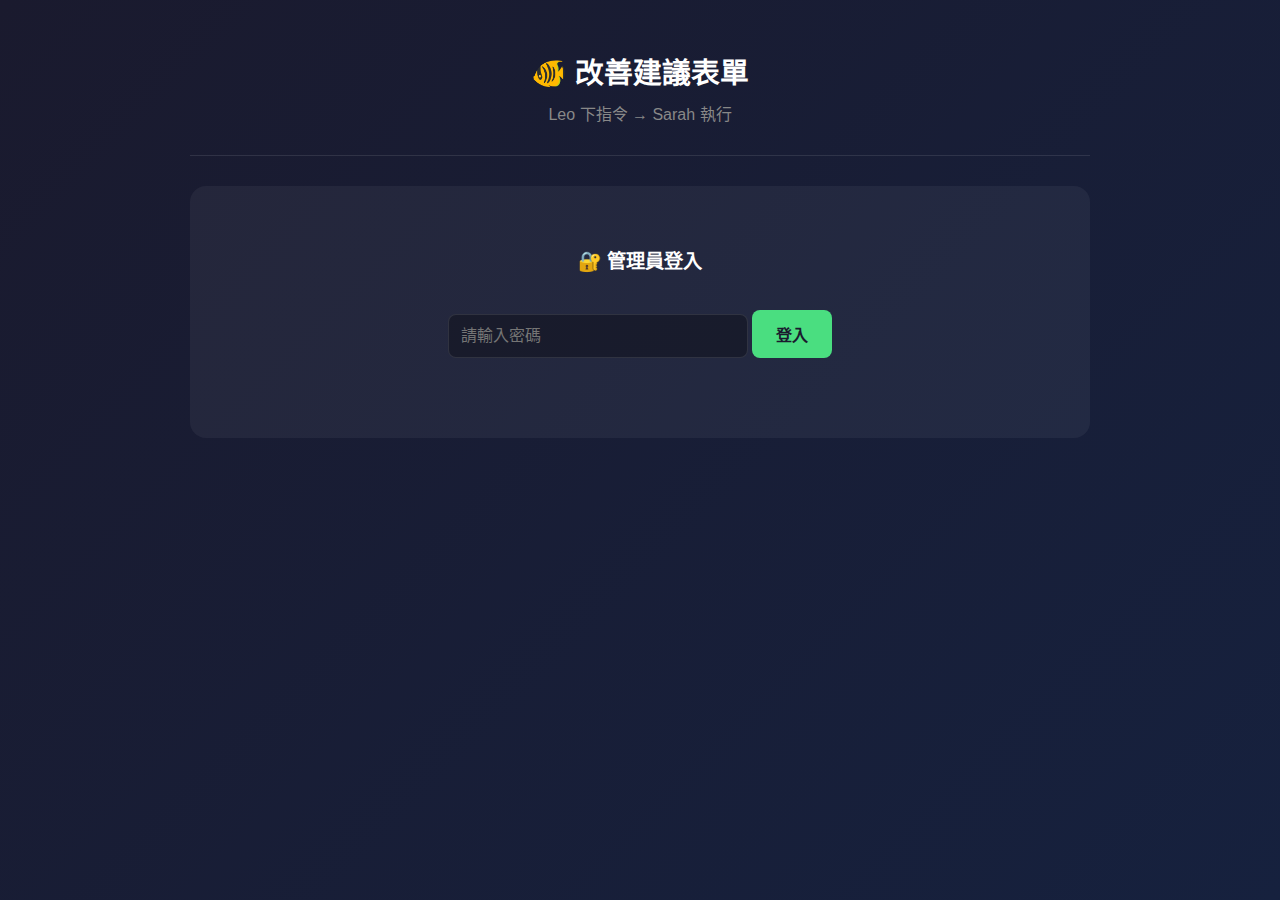
<file: improvements.html>
<!DOCTYPE html>
<html lang="zh-TW">
<head>
    <meta charset="UTF-8">
    <meta name="viewport" content="width=device-width, initial-scale=1.0">
    <title>🐠 改善建議表單</title>
    <style>
        * { margin: 0; padding: 0; box-sizing: border-box; }
        body {
            font-family: -apple-system, BlinkMacSystemFont, 'Segoe UI', Roboto, sans-serif;
            background: linear-gradient(135deg, #1a1a2e 0%, #16213e 100%);
            min-height: 100vh;
            padding: 20px;
            color: #fff;
        }
        .container { max-width: 900px; margin: 0 auto; }
        
        header {
            text-align: center;
            padding: 30px 0;
            border-bottom: 1px solid rgba(255,255,255,0.1);
            margin-bottom: 30px;
        }
        header h1 { font-size: 1.8rem; margin-bottom: 10px; }
        header p { color: #888; }
        
        .tabs {
            display: flex;
            gap: 10px;
            margin-bottom: 20px;
            flex-wrap: wrap;
        }
        .tab {
            padding: 12px 24px;
            background: rgba(255,255,255,0.05);
            border: none;
            border-radius: 8px;
            color: #aaa;
            cursor: pointer;
            font-size: 1rem;
            transition: all 0.2s;
        }
        .tab.active {
            background: #4ade80;
            color: #1a1a2e;
            font-weight: 600;
        }
        
        .section {
            background: rgba(255,255,255,0.05);
            border-radius: 16px;
            padding: 24px;
            margin-bottom: 20px;
        }
        .section h2 { font-size: 1.2rem; margin-bottom: 20px; }
        
        .form-group { margin-bottom: 16px; }
        label { display: block; margin-bottom: 6px; color: #aaa; font-size: 0.9rem; }
        input, textarea, select {
            width: 100%;
            padding: 12px;
            border: 1px solid rgba(255,255,255,0.1);
            border-radius: 8px;
            background: rgba(0,0,0,0.3);
            color: #fff;
            font-size: 1rem;
        }
        textarea { min-height: 100px; resize: vertical; }
        
        .btn {
            padding: 12px 24px;
            border: none;
            border-radius: 8px;
            cursor: pointer;
            font-size: 1rem;
            transition: all 0.2s;
        }
        .btn-primary {
            background: #4ade80;
            color: #1a1a2e;
            font-weight: 600;
        }
        .btn-primary:hover { background: #22c55e; }
        
        .item {
            background: rgba(0,0,0,0.2);
            border-radius: 12px;
            padding: 16px;
            margin-bottom: 12px;
            border-left: 4px solid #4ade80;
        }
        .item.seo { border-left-color: #60a5fa; }
        .item.dashboard { border-left-color: #f472b6; }
        .item.ryanguppy { border-left-color: #fbbf24; }
        .item.done {
            border-left-color: #64748b;
            opacity: 0.6;
        }
        .item-header {
            display: flex;
            justify-content: space-between;
            align-items: flex-start;
        }
        .item-title { font-weight: 600; font-size: 1.05rem; }
        
        .tag {
            display: inline-block;
            padding: 4px 10px;
            border-radius: 20px;
            font-size: 0.75rem;
            margin-left: 8px;
        }
        .tag.seo { background: rgba(96, 165, 250, 0.2); color: #60a5fa; }
        .tag.dashboard { background: rgba(244, 114, 182, 0.2); color: #f472b6; }
        .tag.ryanguppy { background: rgba(251, 191, 36, 0.2); color: #fbbf24; }
        .tag.priority-high { background: rgba(248, 113, 113, 0.2); color: #f87171; }
        .tag.priority-medium { background: rgba(251, 191, 36, 0.2); color: #fbbf24; }
        .tag.priority-low { background: rgba(74, 222, 128, 0.2); color: #4ade80; }
        
        .checkbox { width: 20px; height: 20px; cursor: pointer; margin-right: 10px; }
        
        .locked { text-align: center; padding: 60px 20px; }
        .locked input { max-width: 300px; margin: 20px auto; }
        .hidden { display: none; }
        
        .sync-status {
            text-align: center;
            padding: 8px;
            font-size: 0.85rem;
            color: #666;
            background: rgba(0,0,0,0.2);
            border-radius: 8px;
            margin-bottom: 20px;
        }
        .sync-status.success { color: #4ade80; }
        .sync-status.error { color: #f87171; }
    </style>
</head>
<body>
    <div class="container">
        <header>
            <h1>🐠 改善建議表單</h1>
            <p>Leo 下指令 → Sarah 執行</p>
        </header>
        
        <div id="syncStatus" class="sync-status hidden"></div>
        
        <!-- 登入保護 -->
        <div id="loginSection" class="section locked">
            <h2>🔐 管理員登入</h2>
            <input type="password" id="adminPassword" placeholder="請輸入密碼" />
            <button class="btn btn-primary" onclick="login()">登入</button>
            <p id="loginError" style="color: #f87171; margin-top: 10px; display: none;">密碼錯誤</p>
        </div>
        
        <!-- 主要內容 -->
        <div id="mainContent" class="hidden">
            <div class="tabs">
                <button class="tab active" onclick="switchTab('all')">📋 全部</button>
                <button class="tab" onclick="switchTab('seo')">🔍 SEO</button>
                <button class="tab" onclick="switchTab('dashboard')">📊 Dashboard</button>
                <button class="tab" onclick="switchTab('ryanguppy')">🐠 ryanguppy</button>
            </div>
            
            <!-- 新增表單 -->
            <div class="section">
                <h2>📝 新增改善項目</h2>
                <div class="form-group">
                    <label>項目名稱</label>
                    <input type="text" id="itemTitle" placeholder="例如：優化商品卡片樣式" />
                </div>
                <div class="form-group">
                    <label>分類</label>
                    <select id="itemCategory">
                        <option value="seo">🔍 SEO</option>
                        <option value="dashboard">📊 Dashboard</option>
                        <option value="ryanguppy">🐠 ryanguppy</option>
                    </select>
                </div>
                <div class="form-group">
                    <label>優先級</label>
                    <select id="itemPriority">
                        <option value="low">🟢 低 - 有空再做</option>
                        <option value="medium" selected>🟡 中 - 正常排程</option>
                        <option value="high">🔴 高 - 優先處理</option>
                    </select>
                </div>
                <div class="form-group">
                    <label>詳細說明</label>
                    <textarea id="itemDesc" placeholder="描述這個改善項目要做什麼..."></textarea>
                </div>
                <button class="btn btn-primary" onclick="addItem()">➕ 新增項目</button>
            </div>
            
            <!-- 待執行 -->
            <div class="section">
                <h2>📋 待執行 (<span id="pendingCount">0</span>)</h2>
                <div id="pendingList"></div>
            </div>
            
            <!-- 已完成 -->
            <div class="section">
                <h2>✅ 已完成 (<span id="doneCount">0</span>)</h2>
                <div id="doneList"></div>
            </div>
        </div>
    </div>
    
    <script>
        const STORAGE_KEY = 'ryanguppy_improvements';
        const PASSWORD = 'leo123';
        
        let items = JSON.parse(localStorage.getItem(STORAGE_KEY) || '[]');
        let currentTab = 'all';
        
        document.addEventListener('DOMContentLoaded', () => {
            if (sessionStorage.getItem('adminLoggedIn')) showMainContent();
        });
        
        function login() {
            const pw = document.getElementById('adminPassword').value;
            if (pw === PASSWORD) {
                sessionStorage.setItem('adminLoggedIn', 'true');
                showMainContent();
            } else {
                document.getElementById('loginError').style.display = 'block';
            }
        }
        
        function showMainContent() {
            document.getElementById('loginSection').classList.add('hidden');
            document.getElementById('mainContent').classList.remove('hidden');
            renderItems();
            syncToGitHub();
        }
        
        function switchTab(tab) {
            currentTab = tab;
            document.querySelectorAll('.tab').forEach(t => t.classList.remove('active'));
            event.target.classList.add('active');
            renderItems();
        }
        
        function addItem() {
            const title = document.getElementById('itemTitle').value.trim();
            const category = document.getElementById('itemCategory').value;
            const priority = document.getElementById('itemPriority').value;
            const desc = document.getElementById('itemDesc').value.trim();
            
            if (!title) { alert('請輸入項目名稱'); return; }
            
            items.unshift({
                id: Date.now(),
                title,
                category,
                priority,
                desc,
                done: false,
                createdAt: new Date().toISOString(),
                doneAt: null
            });
            
            saveItems();
            renderItems();
            syncToGitHub();
            
            document.getElementById('itemTitle').value = '';
            document.getElementById('itemDesc').value = '';
        }
        
        function toggleItem(id) {
            const item = items.find(i => i.id === id);
            if (item) {
                item.done = !item.done;
                item.doneAt = item.done ? new Date().toISOString() : null;
                saveItems();
                renderItems();
                syncToGitHub();
            }
        }
        
        function deleteItem(id) {
            if (confirm('確定要刪除嗎？')) {
                items = items.filter(i => i.id !== id);
                saveItems();
                renderItems();
                syncToGitHub();
            }
        }
        
        function saveItems() {
            localStorage.setItem(STORAGE_KEY, JSON.stringify(items));
        }
        
        function syncToGitHub() {
            const status = document.getElementById('syncStatus');
            status.classList.remove('hidden', 'success', 'error');
            status.textContent = '🔄 同步到 GitHub...';
            
            // 生成 Markdown 格式
            const pending = items.filter(i => !i.done);
            const done = items.filter(i => i.done);
            
            let md = `# 🐠 改善建議表單\n\n**最後更新：** ${new Date().toLocaleString('zh-TW')}\n\n`;
            
            md += `## 📋 待執行項目 (${pending.length})\n\n`;
            if (pending.length === 0) {
                md += '_（目前沒有待執行項目）_\n\n';
            } else {
                pending.forEach(item => {
                    const pl = { low: '🟢', medium: '🟡', high: '🔴' };
                    md += `### ${pl[item.priority]} ${item.title}\n`;
                    md += `- **分類：** ${item.category}\n`;
                    md += `- **優先級：** ${item.priority}\n`;
                    if (item.desc) md += `- **說明：** ${item.desc}\n`;
                    md += `- **建立於：** ${new Date(item.createdAt).toLocaleString('zh-TW')}\n`;
                    md += `- **ID：** \`${item.id}\`\n\n`;
                });
            }
            
            md += `---\n\n## ✅ 已完成項目 (${done.length})\n\n`;
            if (done.length === 0) {
                md += '_（目前沒有完成項目）_\n\n';
            } else {
                done.forEach(item => {
                    md += `### ✅ ${item.title}\n`;
                    md += `- **分類：** ${item.category}\n`;
                    md += `- **完成於：** ${new Date(item.doneAt).toLocaleString('zh-TW')}\n\n`;
                });
            }
            
            // 顯示 sync data（讓用戶手動複製到 GitHub）
            status.classList.add('success');
            status.innerHTML = `✅ 資料已準備好！<br>
            <small>資料會自動存到瀏覽器，Sarah 可以讀取 IMPROVEMENTS.md</small><br>
            <button onclick="copyToClipboard()" style="margin-top:10px;padding:8px 16px;background:#4ade80;border:none;border-radius:6px;cursor:pointer;">📋 複製 Markdown</button>
            <textarea id="mdOutput" style="display:none;">${md}</textarea>`;
            
            window.mdContent = md;
        }
        
        function copyToClipboard() {
            navigator.clipboard.writeText(window.mdContent).then(() => {
                alert('✅ 已複製！請貼到 IMPROVEMENTS.md');
            });
        }
        
        function renderItems() {
            let pending = items.filter(i => !i.done);
            let done = items.filter(i => i.done);
            
            if (currentTab !== 'all') {
                pending = pending.filter(i => i.category === currentTab);
                done = done.filter(i => i.category === currentTab);
            }
            
            document.getElementById('pendingCount').textContent = pending.length;
            document.getElementById('doneCount').textContent = done.length;
            
            document.getElementById('pendingList').innerHTML = pending.map(renderItem).join('');
            document.getElementById('doneList').innerHTML = done.map(renderItem).join('');
        }
        
        function renderItem(item) {
            const ci = { seo: '🔍', dashboard: '📊', ryanguppy: '🐠' };
            const pl = { low: '🟢 低', medium: '🟡 中', high: '🔴 高' };
            return `
                <div class="item ${item.category} ${item.done ? 'done' : ''}">
                    <div class="item-header">
                        <div>
                            <input type="checkbox" class="checkbox" ${item.done ? 'checked' : ''} onchange="toggleItem(${item.id})" />
                            <span class="item-title">${item.title}</span>
                            <span class="tag ${item.category}">${ci[item.category]} ${item.category}</span>
                            <span class="tag priority-${item.priority}">${pl[item.priority]}</span>
                        </div>
                        <button onclick="deleteItem(${item.id})" style="background:none;border:none;color:#666;cursor:pointer;">🗑️</button>
                    </div>
                    ${item.desc ? `<p style="color:#aaa;margin-top:8px;">${item.desc}</p>` : ''}
                    <div style="margin-top:8px;font-size:0.8rem;color:#666;">
                        建立：${new Date(item.createdAt).toLocaleString('zh-TW')}
                        ${item.doneAt ? `<br>完成：${new Date(item.doneAt).toLocaleString('zh-TW')}` : ''}
                    </div>
                </div>
            `;
        }
    </script>
</body>
</html>
</file>
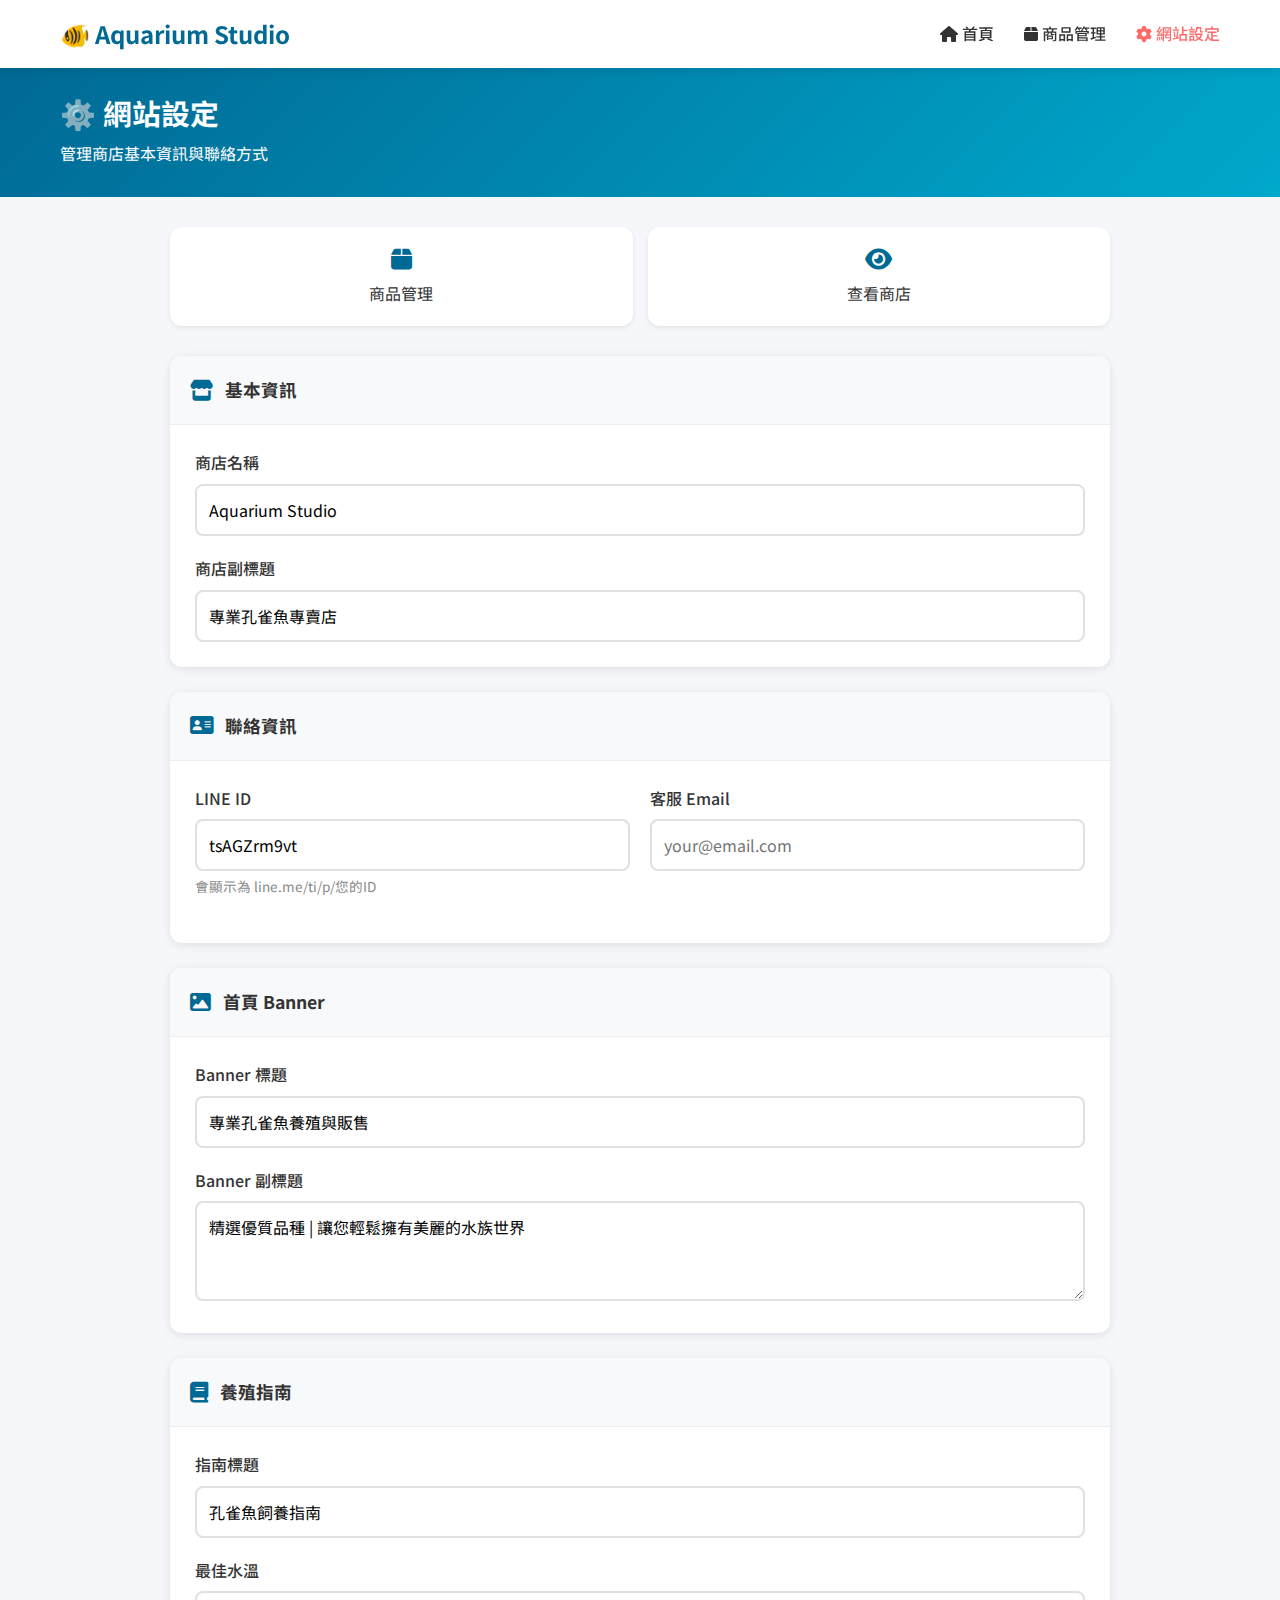
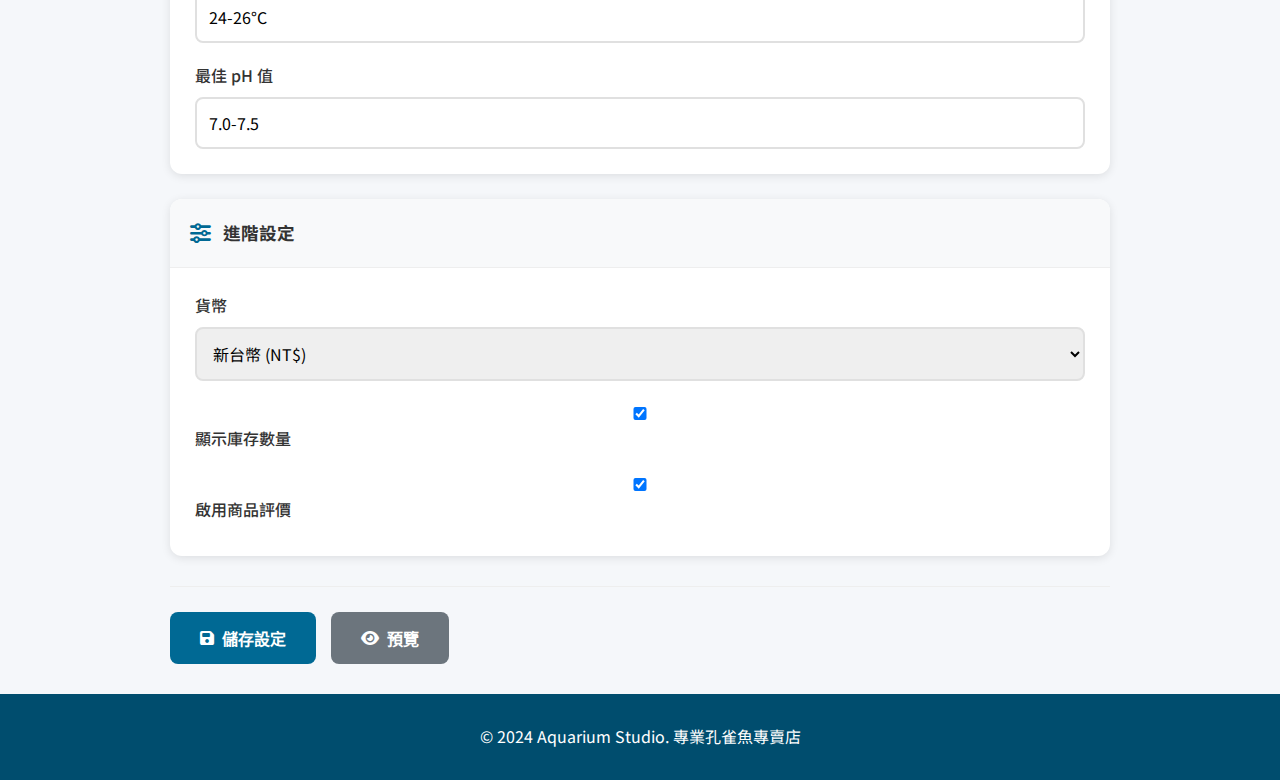
<file: settings.html>
<!DOCTYPE html>
<html lang="zh-TW">
<head>
    <meta charset="UTF-8">
    <meta name="viewport" content="width=device-width, initial-scale=1.0">
    <title>網站設定 - Aquarium Studio</title>
    <link rel="stylesheet" href="css/style.css">
    <link href="https://fonts.googleapis.com/css2?family=Noto+Sans+TC:wght@300;400;500;700&display=swap" rel="stylesheet">
    <link rel="stylesheet" href="https://cdnjs.cloudflare.com/ajax/libs/font-awesome/6.4.0/css/all.min.css">
    <style>
        :root {
            --primary-color: #006994;
            --success-color: #28a745;
            --warning-color: #ffc107;
            --danger-color: #dc3545;
        }
        
        .admin-wrapper {
            margin-top: 60px;
            min-height: calc(100vh - 60px);
            background: #f5f7fa;
        }
        
        /* Header */
        .admin-header {
            background: linear-gradient(135deg, var(--primary-color), #00a8cc);
            color: white;
            padding: 30px 0;
        }
        
        .admin-header h1 {
            font-size: 1.8rem;
            margin-bottom: 5px;
        }
        
        /* Admin Container */
        .admin-container {
            padding: 30px;
            max-width: 1000px;
            margin: 0 auto;
        }
        
        /* Settings Sections */
        .settings-card {
            background: white;
            border-radius: 12px;
            box-shadow: 0 2px 10px rgba(0,0,0,0.1);
            margin-bottom: 25px;
            overflow: hidden;
        }
        
        .settings-card-header {
            padding: 20px;
            background: #f8f9fa;
            border-bottom: 1px solid #eee;
            display: flex;
            align-items: center;
            gap: 12px;
        }
        
        .settings-card-header i {
            font-size: 1.3rem;
            color: var(--primary-color);
        }
        
        .settings-card-header h2 {
            font-size: 1.1rem;
            color: #333;
            margin: 0;
        }
        
        .settings-card-body {
            padding: 25px;
        }
        
        /* Form Styles */
        .form-group {
            margin-bottom: 20px;
        }
        
        .form-group:last-child {
            margin-bottom: 0;
        }
        
        .form-group label {
            display: block;
            margin-bottom: 8px;
            font-weight: 500;
            color: #333;
        }
        
        .form-group input,
        .form-group textarea,
        .form-group select {
            width: 100%;
            padding: 12px;
            border: 2px solid #e0e0e0;
            border-radius: 8px;
            font-size: 1rem;
            font-family: inherit;
            transition: all 0.2s;
        }
        
        .form-group input:focus,
        .form-group textarea:focus,
        .form-group select:focus {
            outline: none;
            border-color: var(--primary-color);
        }
        
        .form-group textarea {
            resize: vertical;
            min-height: 100px;
        }
        
        .form-row {
            display: grid;
            grid-template-columns: 1fr 1fr;
            gap: 20px;
        }
        
        .form-hint {
            font-size: 0.85rem;
            color: #888;
            margin-top: 5px;
        }
        
        /* Preview Section */
        .preview-box {
            background: #f8f9fa;
            border: 2px dashed #ddd;
            border-radius: 8px;
            padding: 20px;
            margin-top: 15px;
        }
        
        .preview-box h4 {
            color: #666;
            margin-bottom: 10px;
            font-size: 0.9rem;
        }
        
        /* Action Buttons */
        .settings-actions {
            display: flex;
            gap: 15px;
            margin-top: 30px;
            padding-top: 25px;
            border-top: 1px solid #eee;
        }
        
        .btn {
            padding: 14px 30px;
            border: none;
            border-radius: 8px;
            font-size: 1rem;
            font-weight: 600;
            cursor: pointer;
            display: inline-flex;
            align-items: center;
            gap: 8px;
            transition: all 0.2s;
        }
        
        .btn-primary {
            background: var(--primary-color);
            color: white;
        }
        
        .btn-primary:hover {
            background: #005a80;
        }
        
        .btn-secondary {
            background: #6c757d;
            color: white;
        }
        
        /* Toast */
        .toast {
            position: fixed;
            bottom: 20px;
            right: 20px;
            padding: 15px 25px;
            border-radius: 8px;
            color: white;
            z-index: 3000;
            animation: slideIn 0.3s ease;
        }
        
        .toast.success { background: var(--success-color); }
        .toast.error { background: var(--danger-color); }
        
        @keyframes slideIn {
            from { transform: translateX(100%); opacity: 0; }
            to { transform: translateX(0); opacity: 1; }
        }
        
        /* Responsive */
        @media (max-width: 768px) {
            .form-row {
                grid-template-columns: 1fr;
            }
            
            .settings-actions {
                flex-direction: column;
            }
            
            .btn {
                width: 100%;
                justify-content: center;
            }
        }
        
        /* Quick Links */
        .quick-links {
            display: grid;
            grid-template-columns: repeat(auto-fit, minmax(200px, 1fr));
            gap: 15px;
            margin-bottom: 30px;
        }
        
        .quick-link {
            background: white;
            border-radius: 12px;
            padding: 20px;
            text-align: center;
            text-decoration: none;
            color: #333;
            box-shadow: 0 2px 5px rgba(0,0,0,0.08);
            transition: all 0.2s;
        }
        
        .quick-link:hover {
            transform: translateY(-3px);
            box-shadow: 0 5px 15px rgba(0,0,0,0.15);
        }
        
        .quick-link i {
            font-size: 1.5rem;
            color: var(--primary-color);
            margin-bottom: 10px;
            display: block;
        }
    </style>
</head>
<body>
    <!-- 導航欄 -->
    <nav class="navbar">
        <div class="nav-container">
            <a href="index.html" class="logo">🐠 Aquarium Studio</a>
            <ul class="nav-links">
                <li><a href="index.html"><i class="fas fa-home"></i> 首頁</a></li>
                <li><a href="admin.html"><i class="fas fa-box"></i> 商品管理</a></li>
                <li><a href="settings.html" class="admin-link"><i class="fas fa-cog"></i> 網站設定</a></li>
            </ul>
            <button class="mobile-menu-btn">☰</button>
        </div>
    </nav>

    <div class="admin-wrapper">
        <!-- Header -->
        <header class="admin-header">
            <div class="container">
                <h1>⚙️ 網站設定</h1>
                <p>管理商店基本資訊與聯絡方式</p>
            </div>
        </header>

        <div class="admin-container">
            <!-- Quick Links -->
            <div class="quick-links">
                <a href="admin.html" class="quick-link">
                    <i class="fas fa-box"></i>
                    <span>商品管理</span>
                </a>
                <a href="../index.html" target="_blank" class="quick-link">
                    <i class="fas fa-eye"></i>
                    <span>查看商店</span>
                </a>
            </div>

            <form id="settingsForm" onsubmit="saveSettings(event)">
                <!-- 基本資訊 -->
                <div class="settings-card">
                    <div class="settings-card-header">
                        <i class="fas fa-store"></i>
                        <h2>基本資訊</h2>
                    </div>
                    <div class="settings-card-body">
                        <div class="form-group">
                            <label for="siteName">商店名稱</label>
                            <input type="text" id="siteName" placeholder="Aquarium Studio" value="Aquarium Studio">
                        </div>
                        <div class="form-group">
                            <label for="siteSubtitle">商店副標題</label>
                            <input type="text" id="siteSubtitle" placeholder="專業孔雀魚專賣店" value="專業孔雀魚專賣店">
                        </div>
                    </div>
                </div>

                <!-- 聯絡資訊 -->
                <div class="settings-card">
                    <div class="settings-card-header">
                        <i class="fas fa-address-card"></i>
                        <h2>聯絡資訊</h2>
                    </div>
                    <div class="settings-card-body">
                        <div class="form-row">
                            <div class="form-group">
                                <label for="lineId">LINE ID</label>
                                <input type="text" id="lineId" placeholder="tsAGZrm9vt" value="tsAGZrm9vt">
                                <p class="form-hint">會顯示為 line.me/ti/p/您的ID</p>
                            </div>
                            <div class="form-group">
                                <label for="contactEmail">客服 Email</label>
                                <input type="email" id="contactEmail" placeholder="your@email.com" value="">
                            </div>
                        </div>
                    </div>
                </div>

                <!-- 首頁 Banner -->
                <div class="settings-card">
                    <div class="settings-card-header">
                        <i class="fas fa-image"></i>
                        <h2>首頁 Banner</h2>
                    </div>
                    <div class="settings-card-body">
                        <div class="form-group">
                            <label for="heroTitle">Banner 標題</label>
                            <input type="text" id="heroTitle" placeholder="專業孔雀魚養殖與販售" value="專業孔雀魚養殖與販售">
                        </div>
                        <div class="form-group">
                            <label for="heroSubtitle">Banner 副標題</label>
                            <textarea id="heroSubtitle" placeholder="精選優質品種 | 讓您輕鬆擁有美麗的水族世界">精選優質品種 | 讓您輕鬆擁有美麗的水族世界</textarea>
                        </div>
                    </div>
                </div>

                <!-- 養殖指南 -->
                <div class="settings-card">
                    <div class="settings-card-header">
                        <i class="fas fa-book"></i>
                        <h2>養殖指南</h2>
                    </div>
                    <div class="settings-card-body">
                        <div class="form-group">
                            <label for="careGuideTitle">指南標題</label>
                            <input type="text" id="careGuideTitle" placeholder="孔雀魚飼養指南" value="孔雀魚飼養指南">
                        </div>
                        <div class="form-group">
                            <label for="optimalTemp">最佳水溫</label>
                            <input type="text" id="optimalTemp" placeholder="24-26°C" value="24-26°C">
                        </div>
                        <div class="form-group">
                            <label for="optimalPH">最佳 pH 值</label>
                            <input type="text" id="optimalPH" placeholder="7.0-7.5" value="7.0-7.5">
                        </div>
                    </div>
                </div>

                <!-- 進階設定 -->
                <div class="settings-card">
                    <div class="settings-card-header">
                        <i class="fas fa-sliders-h"></i>
                        <h2>進階設定</h2>
                    </div>
                    <div class="settings-card-body">
                        <div class="form-group">
                            <label for="currency">貨幣</label>
                            <select id="currency">
                                <option value="NT$">新台幣 (NT$)</option>
                                <option value="$">美元 ($)</option>
                                <option value="¥">日圓 (¥)</option>
                            </select>
                        </div>
                        <div class="form-group">
                            <label>
                                <input type="checkbox" id="showStock" checked> 顯示庫存數量
                            </label>
                        </div>
                        <div class="form-group">
                            <label>
                                <input type="checkbox" id="enableReviews" checked> 啟用商品評價
                            </label>
                        </div>
                    </div>
                </div>

                <!-- Actions -->
                <div class="settings-actions">
                    <button type="submit" class="btn btn-primary">
                        <i class="fas fa-save"></i> 儲存設定
                    </button>
                    <button type="button" class="btn btn-secondary" onclick="previewSettings()">
                        <i class="fas fa-eye"></i> 預覽
                    </button>
                </div>
            </form>
        </div>
    </div>

    <!-- Footer -->
    <footer class="footer">
        <div class="container">
            <p>&copy; 2024 Aquarium Studio. 專業孔雀魚專賣店</p>
        </div>
    </footer>

    <script>
        // 網站設定
        const SiteSettings = {
            key: 'aquarium_site_settings',
            
            get() {
                return JSON.parse(localStorage.getItem(this.key) || '{}');
            },
            
            save(settings) {
                localStorage.setItem(this.key, JSON.stringify(settings));
                // 更新全域變數供其他頁面使用
                window.SITE_SETTINGS = settings;
            },
            
            defaults: {
                siteName: 'Aquarium Studio',
                siteSubtitle: '專業孔雀魚專賣店',
                lineId: 'tsAGZrm9vt',
                contactEmail: '',
                heroTitle: '專業孔雀魚養殖與販售',
                heroSubtitle: '精選優質品種 | 讓您輕鬆擁有美麗的水族世界',
                careGuideTitle: '孔雀魚飼養指南',
                optimalTemp: '24-26°C',
                optimalPH: '7.0-7.5',
                currency: 'NT$',
                showStock: true,
                enableReviews: true
            }
        };

        // 載入設定
        function loadSettings() {
            const settings = SiteSettings.get();
            const defaults = SiteSettings.defaults;
            const merged = { ...defaults, ...settings };
            
            document.getElementById('siteName').value = merged.siteName;
            document.getElementById('siteSubtitle').value = merged.siteSubtitle;
            document.getElementById('lineId').value = merged.lineId;
            document.getElementById('contactEmail').value = merged.contactEmail || '';
            document.getElementById('heroTitle').value = merged.heroTitle;
            document.getElementById('heroSubtitle').value = merged.heroSubtitle;
            document.getElementById('careGuideTitle').value = merged.careGuideTitle;
            document.getElementById('optimalTemp').value = merged.optimalTemp;
            document.getElementById('optimalPH').value = merged.optimalPH;
            document.getElementById('currency').value = merged.currency;
            document.getElementById('showStock').checked = merged.showStock;
            document.getElementById('enableReviews').checked = merged.enableReviews;
        }

        // 儲存設定
        function saveSettings(event) {
            event.preventDefault();
            
            const settings = {
                siteName: document.getElementById('siteName').value.trim(),
                siteSubtitle: document.getElementById('siteSubtitle').value.trim(),
                lineId: document.getElementById('lineId').value.trim(),
                contactEmail: document.getElementById('contactEmail').value.trim(),
                heroTitle: document.getElementById('heroTitle').value.trim(),
                heroSubtitle: document.getElementById('heroSubtitle').value.trim(),
                careGuideTitle: document.getElementById('careGuideTitle').value.trim(),
                optimalTemp: document.getElementById('optimalTemp').value.trim(),
                optimalPH: document.getElementById('optimalPH').value.trim(),
                currency: document.getElementById('currency').value,
                showStock: document.getElementById('showStock').checked,
                enableReviews: document.getElementById('enableReviews').checked
            };
            
            SiteSettings.save(settings);
            showToast('✅ 設定已儲存！', 'success');
        }

        // 預覽
        function previewSettings() {
            window.open('../index.html', '_blank');
            showToast('預覽頁面已開啟', 'success');
        }

        // Toast 通知
        function showToast(message, type = 'success') {
            const existing = document.querySelector('.toast');
            if (existing) existing.remove();
            
            const toast = document.createElement('div');
            toast.className = 'toast ' + type;
            toast.textContent = message;
            document.body.appendChild(toast);
            
            setTimeout(() => {
                toast.style.animation = 'slideIn 0.3s ease reverse';
                setTimeout(() => toast.remove(), 300);
            }, 3000);
        }

        // 手機選單
        document.addEventListener('DOMContentLoaded', () => {
            loadSettings();
            
            const mobileMenuBtn = document.querySelector('.mobile-menu-btn');
            const navLinks = document.querySelector('.nav-links');
            
            if (mobileMenuBtn && navLinks) {
                mobileMenuBtn.addEventListener('click', () => {
                    navLinks.classList.toggle('active');
                });
            }
        });

        // 匯出
        window.saveSettings = saveSettings;
        window.previewSettings = previewSettings;
    </script>
</body>
</html>
</file>
<file: css/style.css>
/* 全局樣式 */
* {
    margin: 0;
    padding: 0;
    box-sizing: border-box;
}

:root {
    --primary-color: #006994;
    --primary-dark: #004d6e;
    --secondary-color: #00a8cc;
    --accent-color: #ff6b6b;
    --text-color: #333;
    --text-light: #666;
    --bg-color: #f8f9fa;
    --white: #fff;
    --shadow: 0 2px 10px rgba(0,0,0,0.1);
    --shadow-hover: 0 5px 20px rgba(0,0,0,0.15);
    --radius: 12px;
    --transition: all 0.3s ease;
}

body {
    font-family: 'Noto Sans TC', -apple-system, BlinkMacSystemFont, sans-serif;
    background-color: var(--bg-color);
    color: var(--text-color);
    line-height: 1.6;
}

.container {
    max-width: 1200px;
    margin: 0 auto;
    padding: 0 20px;
}

/* 導航欄 */
.navbar {
    background: var(--white);
    box-shadow: var(--shadow);
    position: fixed;
    top: 0;
    left: 0;
    right: 0;
    z-index: 1000;
}

.nav-container {
    max-width: 1200px;
    margin: 0 auto;
    padding: 15px 20px;
    display: flex;
    justify-content: space-between;
    align-items: center;
}

.logo {
    font-size: 1.5rem;
    font-weight: 700;
    color: var(--primary-color);
    text-decoration: none;
}

.nav-links {
    display: flex;
    list-style: none;
    gap: 30px;
}

.nav-links a {
    color: var(--text-color);
    text-decoration: none;
    font-weight: 500;
    transition: var(--transition);
}

.nav-links a:hover {
    color: var(--primary-color);
}

.admin-link {
    color: var(--accent-color) !important;
}

.mobile-menu-btn {
    display: none;
    background: none;
    border: none;
    font-size: 1.5rem;
    cursor: pointer;
}

/* Hero 區塊 */
.hero {
    height: 60vh;
    min-height: 400px;
    background: linear-gradient(135deg, var(--primary-color) 0%, var(--secondary-color) 100%);
    display: flex;
    align-items: center;
    justify-content: center;
    text-align: center;
    color: var(--white);
    margin-top: 60px;
}

.hero-content {
    padding: 20px;
}

.hero h1 {
    font-size: 2.5rem;
    margin-bottom: 15px;
    text-shadow: 0 2px 4px rgba(0,0,0,0.2);
}

.hero p {
    font-size: 1.2rem;
    margin-bottom: 30px;
    opacity: 0.9;
}

/* 按鈕 */
.btn {
    display: inline-block;
    padding: 12px 30px;
    border-radius: 30px;
    text-decoration: none;
    font-weight: 600;
    transition: var(--transition);
    cursor: pointer;
    border: none;
}

.btn-primary {
    background: var(--white);
    color: var(--primary-color);
}

.btn-primary:hover {
    transform: translateY(-2px);
    box-shadow: 0 5px 20px rgba(0,0,0,0.2);
}

.btn-secondary {
    background: var(--primary-color);
    color: var(--white);
}

.btn-secondary:hover {
    background: var(--primary-dark);
}

/* 區塊標題 */
.section-title {
    text-align: center;
    font-size: 2rem;
    margin-bottom: 40px;
    color: var(--primary-color);
}

/* 商品區塊 */
.products-section {
    padding: 80px 0;
    background: var(--white);
}

.products-grid {
    display: grid;
    grid-template-columns: repeat(auto-fill, minmax(280px, 1fr));
    gap: 25px;
}

.product-card {
    background: var(--white);
    border-radius: var(--radius);
    overflow: hidden;
    box-shadow: var(--shadow);
    transition: var(--transition);
}

.product-card:hover {
    transform: translateY(-5px);
    box-shadow: var(--shadow-hover);
}

.product-image {
    width: 100%;
    height: 200px;
    object-fit: cover;
    background: #eee;
}

.product-info {
    padding: 20px;
}

.product-name {
    font-size: 1.2rem;
    font-weight: 600;
    margin-bottom: 8px;
    color: var(--text-color);
}

.product-meta {
    display: flex;
    gap: 10px;
    margin-bottom: 10px;
    flex-wrap: wrap;
}

.product-tag {
    background: #e3f2fd;
    color: var(--primary-color);
    padding: 4px 10px;
    border-radius: 15px;
    font-size: 0.85rem;
}

.product-price {
    font-size: 1.5rem;
    font-weight: 700;
    color: var(--accent-color);
    margin-bottom: 10px;
}

.product-stock {
    font-size: 0.9rem;
    color: var(--text-light);
    margin-bottom: 15px;
}

.product-stock.in-stock {
    color: #28a745;
}

.product-stock.low-stock {
    color: #ffc107;
}

.product-stock.out-of-stock {
    color: #dc3545;
}

.btn-buy {
    width: 100%;
    padding: 12px;
    background: var(--primary-color);
    color: var(--white);
    border: none;
    border-radius: 8px;
    font-size: 1rem;
    font-weight: 600;
    cursor: pointer;
    transition: var(--transition);
    text-decoration: none;
    display: block;
    text-align: center;
}

.btn-buy:hover {
    background: var(--primary-dark);
}

.btn-buy:disabled {
    background: #ccc;
    cursor: not-allowed;
}

/* 載入中 */
.loading {
    grid-column: 1 / -1;
    text-align: center;
    padding: 60px 20px;
}

.spinner {
    width: 40px;
    height: 40px;
    border: 4px solid #eee;
    border-top-color: var(--primary-color);
    border-radius: 50%;
    animation: spin 1s linear infinite;
    margin: 0 auto 20px;
}

@keyframes spin {
    to { transform: rotate(360deg); }
}

/* 養殖指南 */
.guide-section {
    padding: 80px 0;
    background: var(--bg-color);
}

.guide-grid {
    display: grid;
    grid-template-columns: repeat(auto-fit, minmax(200px, 1fr));
    gap: 20px;
    margin-bottom: 40px;
}

.guide-card {
    background: var(--white);
    padding: 30px 20px;
    border-radius: var(--radius);
    text-align: center;
    box-shadow: var(--shadow);
    transition: var(--transition);
}

.guide-card:hover {
    transform: translateY(-5px);
}

.guide-icon {
    font-size: 3rem;
    margin-bottom: 15px;
}

.guide-card h3 {
    color: var(--primary-color);
    margin-bottom: 10px;
}

.guide-details {
    max-width: 800px;
    margin: 0 auto;
}

.guide-details details {
    background: var(--white);
    margin-bottom: 15px;
    border-radius: var(--radius);
    box-shadow: var(--shadow);
    overflow: hidden;
}

.guide-details summary {
    padding: 20px;
    cursor: pointer;
    font-weight: 600;
    font-size: 1.1rem;
    list-style: none;
    transition: var(--transition);
}

.guide-details summary:hover {
    background: #f5f5f5;
}

.guide-details summary::before {
    content: '▶';
    margin-right: 10px;
    transition: transform 0.3s;
}

.guide-details details[open] summary::before {
    transform: rotate(90deg);
}

.detail-content {
    padding: 0 20px 20px;
    border-top: 1px solid #eee;
}

.detail-content h4 {
    margin: 15px 0 10px;
    color: var(--primary-color);
}

.detail-content ul {
    margin-left: 20px;
}

.detail-content li {
    margin-bottom: 8px;
}

/* 聯絡我們 */
.contact-section {
    padding: 80px 0;
    background: var(--white);
}

.contact-grid {
    display: grid;
    grid-template-columns: repeat(auto-fit, minmax(200px, 1fr));
    gap: 20px;
}

.contact-card {
    background: var(--bg-color);
    padding: 30px 20px;
    border-radius: var(--radius);
    text-align: center;
    text-decoration: none;
    color: var(--text-color);
    transition: var(--transition);
}

.contact-card:hover {
    transform: translateY(-5px);
    box-shadow: var(--shadow-hover);
}

.contact-icon {
    font-size: 3rem;
    margin-bottom: 15px;
}

.contact-card h3 {
    color: var(--primary-color);
    margin-bottom: 10px;
}

/* Footer */
.footer {
    background: var(--primary-dark);
    color: var(--white);
    padding: 30px 0;
    text-align: center;
}

/* 手機版 */
@media (max-width: 768px) {
    .nav-links {
        display: none;
        position: absolute;
        top: 100%;
        left: 0;
        right: 0;
        background: var(--white);
        flex-direction: column;
        padding: 20px;
        gap: 15px;
        box-shadow: var(--shadow);
    }

    .nav-links.active {
        display: flex;
    }

    .mobile-menu-btn {
        display: block;
    }

    .hero h1 {
        font-size: 1.8rem;
    }

    .hero p {
        font-size: 1rem;
    }

    .section-title {
        font-size: 1.5rem;
    }

    .products-grid {
        grid-template-columns: repeat(auto-fill, minmax(250px, 1fr));
    }
}

/* 空狀態 */
.empty-state {
    grid-column: 1 / -1;
    text-align: center;
    padding: 60px 20px;
    color: var(--text-light);
}

.empty-state h3 {
    font-size: 1.5rem;
    margin-bottom: 10px;
}
</file>
